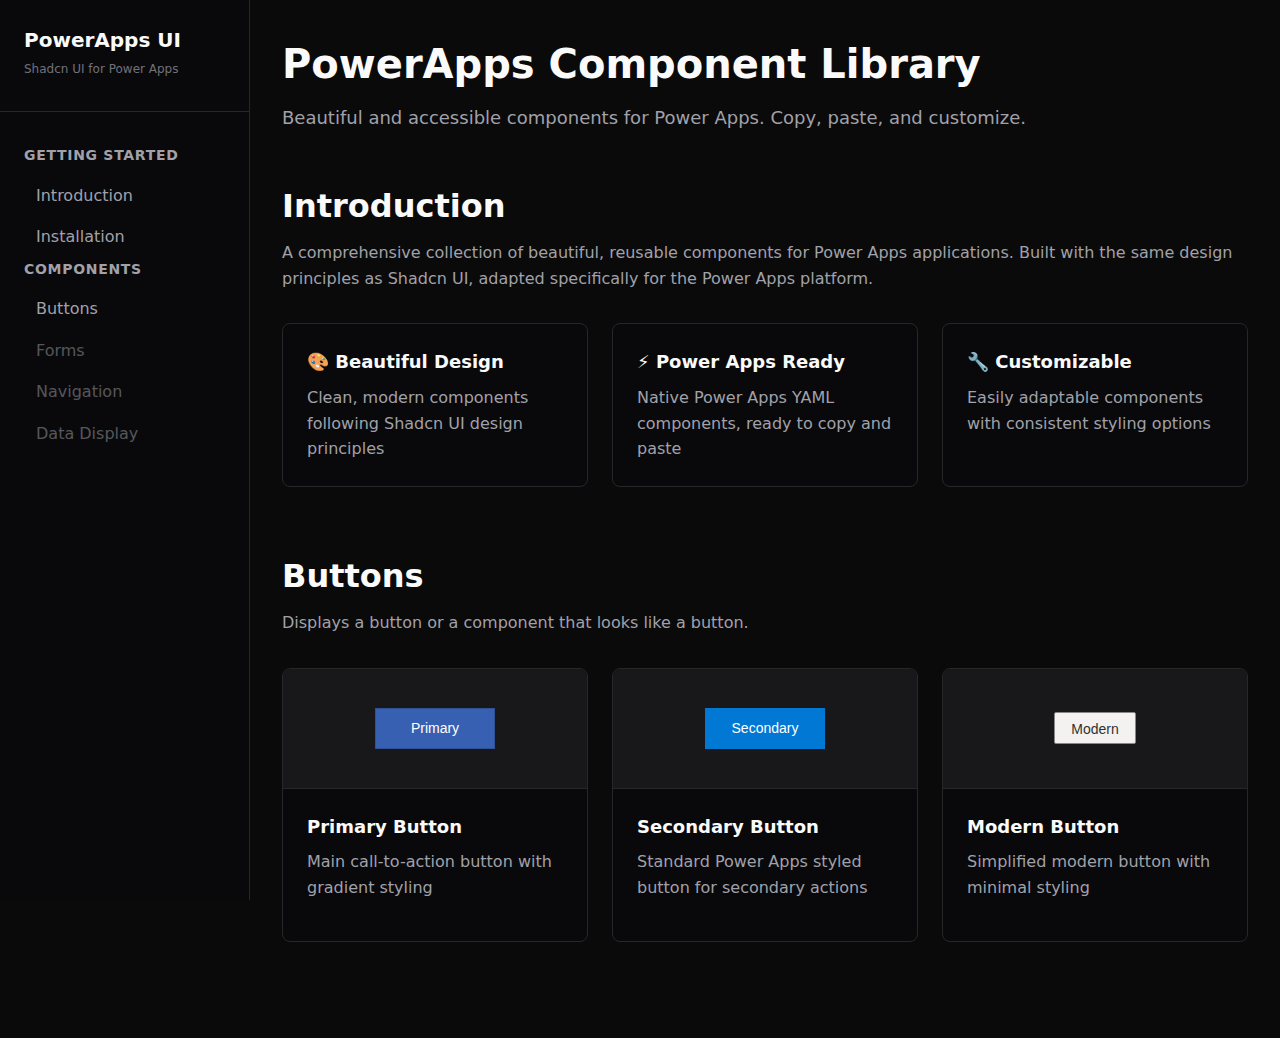
<file: index.html>
<!DOCTYPE html>
<html lang="en">
<head>
    <meta charset="UTF-8">
    <meta name="viewport" content="width=device-width, initial-scale=1.0">
    <title>PowerApps Component Library</title>
    <link rel="stylesheet" href="styles.css">
</head>
<body>
    <div class="layout">
        <nav class="sidebar">
            <div class="nav-header">
                <a href="/" class="logo">PowerApps UI</a>
                <p class="tagline">Shadcn UI for Power Apps</p>
            </div>
            <div class="nav-section">
                <h3>Getting Started</h3>
                <ul>
                    <li><a href="#introduction">Introduction</a></li>
                    <li><a href="#installation">Installation</a></li>
                </ul>
            </div>
            <div class="nav-section">
                <h3>Components</h3>
                <ul>
                    <li><a href="#buttons">Buttons</a></li>
                    <li><a href="#forms" class="disabled">Forms</a></li>
                    <li><a href="#navigation" class="disabled">Navigation</a></li>
                    <li><a href="#data-display" class="disabled">Data Display</a></li>
                </ul>
            </div>
        </nav>
        
        <main class="content">
            <div class="page-header">
                <h1>PowerApps Component Library</h1>
                <p>Beautiful and accessible components for Power Apps. Copy, paste, and customize.</p>
            </div>
            
            <section id="introduction" class="section">
                <h2>Introduction</h2>
                <p>A comprehensive collection of beautiful, reusable components for Power Apps applications. Built with the same design principles as Shadcn UI, adapted specifically for the Power Apps platform.</p>
                
                <div class="features-grid">
                    <div class="feature-card">
                        <h3>🎨 Beautiful Design</h3>
                        <p>Clean, modern components following Shadcn UI design principles</p>
                    </div>
                    <div class="feature-card">
                        <h3>⚡ Power Apps Ready</h3>
                        <p>Native Power Apps YAML components, ready to copy and paste</p>
                    </div>
                    <div class="feature-card">
                        <h3>🔧 Customizable</h3>
                        <p>Easily adaptable components with consistent styling options</p>
                    </div>
                </div>
            </section>
            
            <section id="buttons" class="section">
                <h2>Buttons</h2>
                <p>Displays a button or a component that looks like a button.</p>
                
                <div class="component-showcase">
                    <div class="component-item" onclick="toggleComponent('primary')">
                        <div class="component-preview">
                            <button class="btn btn-primary">Primary</button>
                        </div>
                        <div class="component-details">
                            <h4>Primary Button</h4>
                            <p>Main call-to-action button with gradient styling</p>
                        </div>
                    </div>
                    
                    <div class="component-item" onclick="toggleComponent('secondary')">
                        <div class="component-preview">
                            <button class="btn btn-secondary">Secondary</button>
                        </div>
                        <div class="component-details">
                            <h4>Secondary Button</h4>
                            <p>Standard Power Apps styled button for secondary actions</p>
                        </div>
                    </div>
                    
                    <div class="component-item" onclick="toggleComponent('modern')">
                        <div class="component-preview">
                            <button class="btn btn-modern">Modern</button>
                        </div>
                        <div class="component-details">
                            <h4>Modern Button</h4>
                            <p>Simplified modern button with minimal styling</p>
                        </div>
                    </div>
                </div>
                
                <!-- Component Details Modal -->
                <div id="component-modal" class="modal hidden">
                    <div class="modal-content">
                        <div class="modal-header">
                            <h3 id="modal-title">Component Details</h3>
                            <button class="modal-close" onclick="closeModal()">&times;</button>
                        </div>
                        <div class="modal-body">
                            <div class="tabs">
                                <button class="tab active" onclick="showTab('preview-tab')">Preview</button>
                                <button class="tab" onclick="showTab('code-tab')">Code</button>
                            </div>
                            <div id="preview-tab" class="tab-content active">
                                <div id="modal-preview" class="component-preview-large"></div>
                            </div>
                            <div id="code-tab" class="tab-content">
                                <div class="code-actions">
                                    <button class="action-btn" onclick="copyModalCode()">Copy YAML</button>
                                </div>
                                <div class="code-block">
                                    <pre id="modal-code"><code></code></pre>
                                </div>
                            </div>
                        </div>
                    </div>
                </div>
            </section>
        </main>
    </div>
    
    <script>
        const components = {
            primary: {
                title: 'Primary Button',
                preview: '<button class="btn btn-primary">Primary Button</button>',
                code: `- PrimaryButton:
    Control: Classic/Button@2.2.0
    Properties:
      BorderColor: =ColorFade(Self.Fill, -15%)
      Color: =RGBA(255, 255, 255, 1)
      DisabledBorderColor: =RGBA(166, 166, 166, 1)
      Fill: =RGBA(56, 96, 178, 1)
      Font: =Font.'Open Sans'
      Height: =41
      HoverBorderColor: =ColorFade(Self.BorderColor, 20%)
      HoverColor: =RGBA(255, 255, 255, 1)
      HoverFill: =ColorFade(RGBA(56, 96, 178, 1), -20%)
      PressedBorderColor: =Self.Fill
      PressedColor: =Self.Fill
      PressedFill: =Self.Color
      Text: "Button Text"
      Width: =200`
            },
            secondary: {
                title: 'Secondary Button',
                preview: '<button class="btn btn-secondary">Secondary Button</button>',
                code: `- SecondaryButton:
    Control: Classic/Button@2.2.0
    Properties:
      BorderColor: =RGBA(0, 0, 0, 0)
      BorderStyle: =BorderStyle.None
      Color: =RGBA(255, 255, 255, 1)
      DisabledBorderColor: =RGBA(0, 0, 0, 0)
      DisabledColor: =RGBA(161, 159, 157, 1)
      DisabledFill: =RGBA(242, 242, 241, 0)
      Fill: =RGBA(0, 120, 212, 1)
      Font: =Font.'Segoe UI'
      HoverBorderColor: =RGBA(0, 0, 0, 0)
      HoverColor: =RGBA(255, 255, 255, 1)
      HoverFill: =RGBA(16, 110, 190, 1)
      PressedBorderColor: =RGBA(0, 69, 120, 1)
      PressedColor: =RGBA(255, 255, 255, 1)
      PressedFill: =RGBA(16, 110, 190, 1)
      RadiusBottomLeft: =0
      RadiusBottomRight: =0
      RadiusTopLeft: =0
      RadiusTopRight: =0
      Text: "Button Text"`
            },
            modern: {
                title: 'Modern Button',
                preview: '<button class="btn btn-modern">Modern Button</button>',
                code: `- ModernButton:
    Control: Button@0.0.45
    Properties:
      AccessibleLabel: "Button description"
      Text: "Button Text"
      Width: =140`
            }
        };

        function toggleComponent(componentId) {
            const component = components[componentId];
            document.getElementById('modal-title').textContent = component.title;
            document.getElementById('modal-preview').innerHTML = component.preview;
            document.getElementById('modal-code').innerHTML = component.code;
            document.getElementById('component-modal').classList.remove('hidden');
        }

        function closeModal() {
            document.getElementById('component-modal').classList.add('hidden');
        }

        function showTab(tabId) {
            document.querySelectorAll('.tab-content').forEach(content => {
                content.classList.remove('active');
            });
            document.querySelectorAll('.tab').forEach(tab => {
                tab.classList.remove('active');
            });
            
            document.getElementById(tabId).classList.add('active');
            event.target.classList.add('active');
        }

        function copyModalCode() {
            const code = document.getElementById('modal-code').textContent;
            navigator.clipboard.writeText(code).then(() => {
                const btn = event.target;
                const originalText = btn.textContent;
                btn.textContent = 'Copied!';
                btn.style.background = '#22c55e';
                setTimeout(() => {
                    btn.textContent = originalText;
                    btn.style.background = '';
                }, 2000);
            });
        }

        function formatYamlCode(code) {
            return code.replace(/^(\s*)([^:\s]+):/gm, '$1<span class="yaml-key">$2:</span>')
                      .replace(/=([^"\n]+)/g, '<span class="yaml-value">=$1</span>')
                      .replace(/"([^"]+)"/g, '<span class="yaml-string">"$1"</span>');
        }

        function toggleComponent(componentId) {
            const component = components[componentId];
            document.getElementById('modal-title').textContent = component.title;
            document.getElementById('modal-preview').innerHTML = component.preview;
            document.getElementById('modal-code').innerHTML = formatYamlCode(component.code);
            document.getElementById('component-modal').classList.remove('hidden');
        }

        // Close modal when clicking outside
        document.getElementById('component-modal').addEventListener('click', function(e) {
            if (e.target === this) {
                closeModal();
            }
        });
    </script>
</body>
</html>
</file>
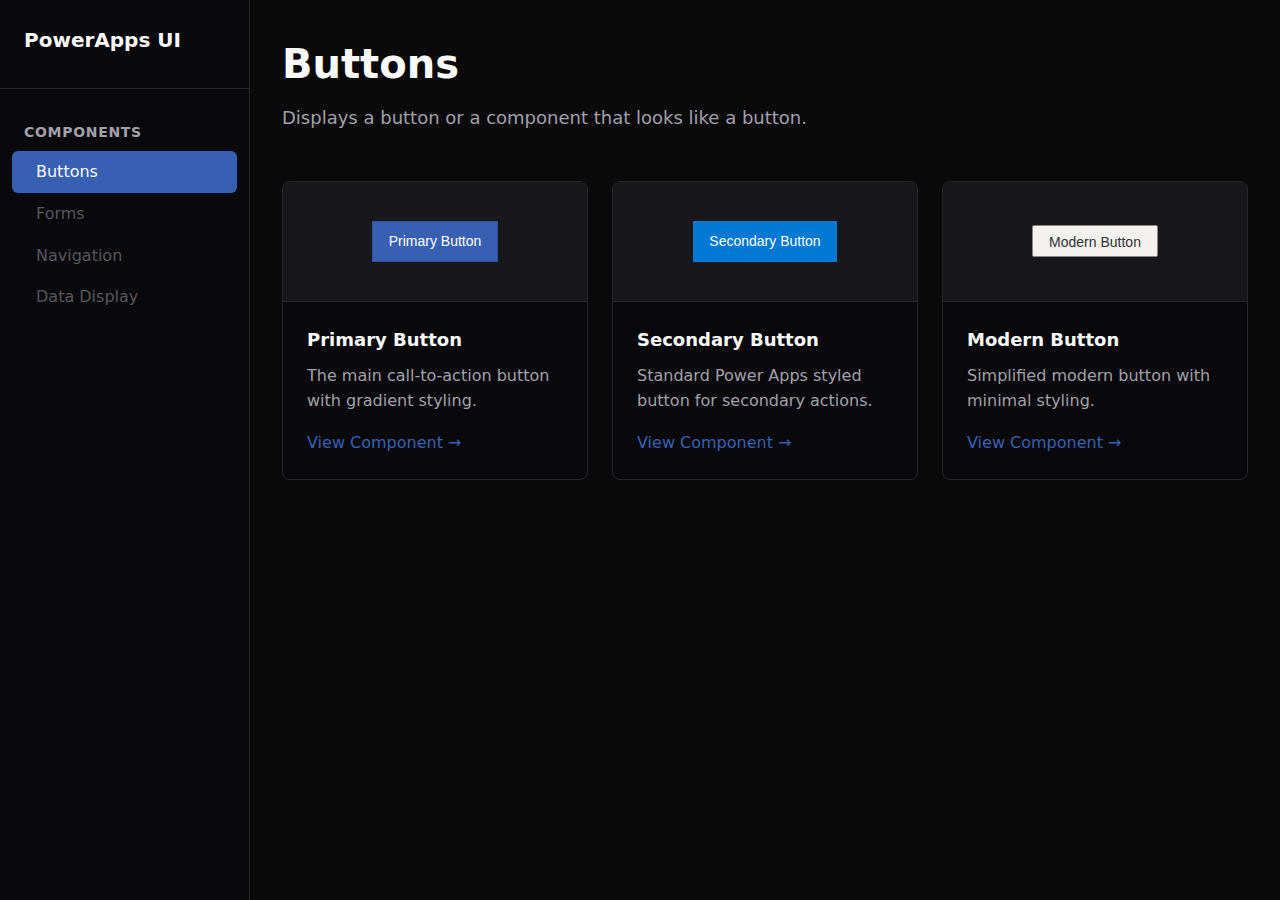
<file: components/buttons/index.html>
<!DOCTYPE html>
<html lang="en">
<head>
    <meta charset="UTF-8">
    <meta name="viewport" content="width=device-width, initial-scale=1.0">
    <title>Buttons - PowerApps Component Library</title>
    <link rel="stylesheet" href="../../styles.css">
</head>
<body>
    <div class="layout">
        <nav class="sidebar">
            <div class="nav-header">
                <a href="../../index.html" class="logo">PowerApps UI</a>
            </div>
            <div class="nav-section">
                <h3>Components</h3>
                <ul>
                    <li><a href="../buttons/" class="active">Buttons</a></li>
                    <li><a href="../forms/" class="disabled">Forms</a></li>
                    <li><a href="../navigation/" class="disabled">Navigation</a></li>
                    <li><a href="../data-display/" class="disabled">Data Display</a></li>
                </ul>
            </div>
        </nav>
        
        <main class="content">
            <div class="page-header">
                <h1>Buttons</h1>
                <p>Displays a button or a component that looks like a button.</p>
            </div>
            
            <div class="component-grid">
                <div class="component-card">
                    <div class="component-preview">
                        <button class="btn btn-primary">Primary Button</button>
                    </div>
                    <div class="component-info">
                        <h3>Primary Button</h3>
                        <p>The main call-to-action button with gradient styling.</p>
                        <a href="primary/" class="view-component">View Component →</a>
                    </div>
                </div>
                
                <div class="component-card">
                    <div class="component-preview">
                        <button class="btn btn-secondary">Secondary Button</button>
                    </div>
                    <div class="component-info">
                        <h3>Secondary Button</h3>
                        <p>Standard Power Apps styled button for secondary actions.</p>
                        <a href="secondary/" class="view-component">View Component →</a>
                    </div>
                </div>
                
                <div class="component-card">
                    <div class="component-preview">
                        <button class="btn btn-modern">Modern Button</button>
                    </div>
                    <div class="component-info">
                        <h3>Modern Button</h3>
                        <p>Simplified modern button with minimal styling.</p>
                        <a href="modern/" class="view-component">View Component →</a>
                    </div>
                </div>
            </div>
        </main>
    </div>
</body>
</html>
</file>
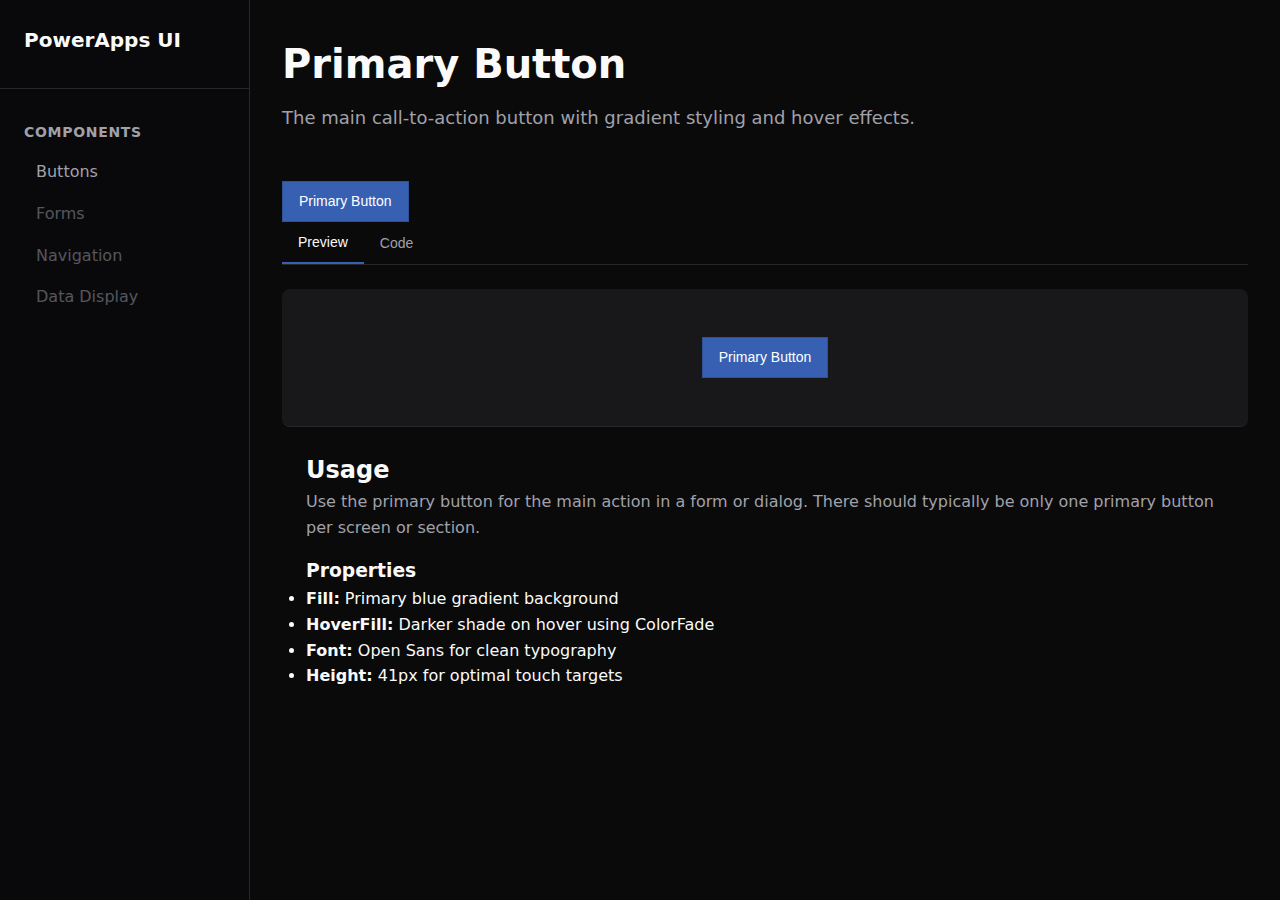
<file: components/buttons/primary/index.html>
<!DOCTYPE html>
<html lang="en">
<head>
    <meta charset="UTF-8">
    <meta name="viewport" content="width=device-width, initial-scale=1.0">
    <title>Primary Button - PowerApps Component Library</title>
    <link rel="stylesheet" href="../../../styles.css">
</head>
<body>
    <div class="layout">
        <nav class="sidebar">
            <div class="nav-header">
                <a href="../../../index.html" class="logo">PowerApps UI</a>
            </div>
            <div class="nav-section">
                <h3>Components</h3>
                <ul>
                    <li><a href="../../buttons/">Buttons</a></li>
                    <li><a href="../../forms/" class="disabled">Forms</a></li>
                    <li><a href="../../navigation/" class="disabled">Navigation</a></li>
                    <li><a href="../../data-display/" class="disabled">Data Display</a></li>
                </ul>
            </div>
        </nav>
        
        <main class="content">
            <div class="page-header">
                <h1>Primary Button</h1>
                <p>The main call-to-action button with gradient styling and hover effects.</p>
            </div>
            
            <div class="component-demo">
                <div class="demo-preview">
                    <button class="btn btn-primary">Primary Button</button>
                </div>
                
                <div class="tabs">
                    <button class="tab active" onclick="showTab('preview')">Preview</button>
                    <button class="tab" onclick="showTab('code')">Code</button>
                </div>
                
                <div id="preview" class="tab-content active">
                    <div class="component-preview" style="padding: 3rem; background: #18181b; border-radius: 0.5rem;">
                        <button class="btn btn-primary">Primary Button</button>
                    </div>
                </div>
                
                <div id="code" class="tab-content">
                    <div class="code-block">
                        <pre><code>- PrimaryButton:
    Control: Classic/Button@2.2.0
    Properties:
      BorderColor: =ColorFade(Self.Fill, -15%)
      Color: =RGBA(255, 255, 255, 1)
      DisabledBorderColor: =RGBA(166, 166, 166, 1)
      Fill: =RGBA(56, 96, 178, 1)
      Font: =Font.'Open Sans'
      Height: =41
      HoverBorderColor: =ColorFade(Self.BorderColor, 20%)
      HoverColor: =RGBA(255, 255, 255, 1)
      HoverFill: =ColorFade(RGBA(56, 96, 178, 1), -20%)
      PressedBorderColor: =Self.Fill
      PressedColor: =Self.Fill
      PressedFill: =Self.Color
      Text: ="Button Text"
      Width: =200</code></pre>
                    </div>
                </div>
            </div>
            
            <div class="component-details">
                <h2>Usage</h2>
                <p>Use the primary button for the main action in a form or dialog. There should typically be only one primary button per screen or section.</p>
                
                <h3>Properties</h3>
                <ul>
                    <li><strong>Fill:</strong> Primary blue gradient background</li>
                    <li><strong>HoverFill:</strong> Darker shade on hover using ColorFade</li>
                    <li><strong>Font:</strong> Open Sans for clean typography</li>
                    <li><strong>Height:</strong> 41px for optimal touch targets</li>
                </ul>
            </div>
        </main>
    </div>
    
    <script>
        function showTab(tabName) {
            // Hide all tab contents
            document.querySelectorAll('.tab-content').forEach(content => {
                content.classList.remove('active');
            });
            
            // Remove active class from all tabs
            document.querySelectorAll('.tab').forEach(tab => {
                tab.classList.remove('active');
            });
            
            // Show selected tab content
            document.getElementById(tabName).classList.add('active');
            
            // Add active class to clicked tab
            event.target.classList.add('active');
        }
    </script>
</body>
</html>
</file>
<file: styles.css>
* {
    margin: 0;
    padding: 0;
    box-sizing: border-box;
}

body {
    font-family: 'Segoe UI', system-ui, sans-serif;
    background: #0a0a0a;
    color: #fafafa;
    line-height: 1.6;
}

.layout {
    display: flex;
    min-height: 100vh;
}

.sidebar {
    width: 250px;
    background: #09090b;
    border-right: 1px solid #27272a;
    padding: 1.5rem 0;
    position: fixed;
    height: 100vh;
    overflow-y: auto;
}

.nav-header {
    padding: 0 1.5rem 2rem;
    border-bottom: 1px solid #27272a;
    margin-bottom: 2rem;
}

.logo {
    font-size: 1.25rem;
    font-weight: 600;
    color: #fafafa;
    text-decoration: none;
}

.nav-section h3 {
    padding: 0 1.5rem;
    font-size: 0.875rem;
    font-weight: 600;
    color: #a1a1aa;
    margin-bottom: 0.5rem;
    text-transform: uppercase;
    letter-spacing: 0.05em;
}

.nav-section ul {
    list-style: none;
}

.nav-section li a {
    display: block;
    padding: 0.5rem 1.5rem;
    color: #a1a1aa;
    text-decoration: none;
    transition: all 0.2s;
    border-radius: 0.375rem;
    margin: 0 0.75rem;
}

.nav-section li a:hover {
    color: #fafafa;
    background: #18181b;
}

.nav-section li a.active {
    color: #fafafa;
    background: #3860b2;
}

.nav-section li a.disabled {
    opacity: 0.5;
    cursor: not-allowed;
}

.nav-header .tagline {
    font-size: 0.75rem;
    color: #71717a;
    margin-top: 0.25rem;
}

.content {
    flex: 1;
    margin-left: 250px;
    padding: 2rem;
    max-width: calc(100vw - 250px);
}

.section {
    margin-bottom: 4rem;
}

.section h2 {
    font-size: 2rem;
    font-weight: 700;
    margin-bottom: 0.5rem;
}

.section > p {
    color: #a1a1aa;
    margin-bottom: 2rem;
}

.features-grid {
    display: grid;
    grid-template-columns: repeat(auto-fit, minmax(250px, 1fr));
    gap: 1.5rem;
    margin-top: 2rem;
}

.feature-card {
    background: #09090b;
    border: 1px solid #27272a;
    border-radius: 0.5rem;
    padding: 1.5rem;
}

.feature-card h3 {
    margin-bottom: 0.5rem;
    font-size: 1.125rem;
}

.feature-card p {
    color: #a1a1aa;
}

.component-showcase {
    display: grid;
    grid-template-columns: repeat(auto-fit, minmax(300px, 1fr));
    gap: 1.5rem;
}

.component-item {
    background: #09090b;
    border: 1px solid #27272a;
    border-radius: 0.5rem;
    overflow: hidden;
    transition: all 0.2s;
    cursor: pointer;
}

.component-item:hover {
    border-color: #3f3f46;
    transform: translateY(-2px);
}

.component-preview {
    padding: 3rem 2rem;
    background: #18181b;
    display: flex;
    align-items: center;
    justify-content: center;
    border-bottom: 1px solid #27272a;
    min-height: 120px;
    position: relative;
}

.component-badge {
    position: absolute;
    top: 0.5rem;
    right: 0.5rem;
    background: #3860b2;
    color: white;
    padding: 0.25rem 0.5rem;
    border-radius: 0.25rem;
    font-size: 0.75rem;
    font-weight: 500;
}

.component-badge.new {
    background: #22c55e;
}

.component-badge.pro {
    background: #f59e0b;
}

.component-details {
    padding: 1.5rem;
}

.component-details h4 {
    font-size: 1.125rem;
    font-weight: 600;
    margin-bottom: 0.5rem;
}

.component-details p {
    color: #a1a1aa;
    margin-bottom: 1rem;
}

.component-actions {
    display: flex;
    gap: 0.5rem;
    margin-bottom: 1rem;
}

.action-btn {
    padding: 0.5rem 1rem;
    background: #18181b;
    border: 1px solid #27272a;
    color: #fafafa;
    border-radius: 0.375rem;
    cursor: pointer;
    font-size: 0.875rem;
    transition: all 0.2s;
}

.action-btn:hover {
    background: #27272a;
}

.code-block {
    background: #0a0a0a;
    border: 1px solid #27272a;
    border-radius: 0.375rem;
    padding: 1rem;
    margin-top: 1rem;
}

.code-block.hidden {
    display: none;
}

.code-block pre {
    color: #fafafa;
    font-family: 'Consolas', 'Monaco', monospace;
    font-size: 0.875rem;
    line-height: 1.5;
    overflow-x: auto;
}

/* Modal Styles */
.modal {
    position: fixed;
    top: 0;
    left: 0;
    width: 100%;
    height: 100%;
    background: rgba(0, 0, 0, 0.8);
    display: flex;
    align-items: center;
    justify-content: center;
    z-index: 1000;
}

.modal.hidden {
    display: none;
}

.modal-content {
    background: #09090b;
    border: 1px solid #27272a;
    border-radius: 0.5rem;
    width: 90%;
    max-width: 800px;
    max-height: 90vh;
    overflow-y: auto;
}

.modal-header {
    display: flex;
    justify-content: space-between;
    align-items: center;
    padding: 1.5rem;
    border-bottom: 1px solid #27272a;
}

.modal-header h3 {
    font-size: 1.25rem;
    font-weight: 600;
}

.modal-close {
    background: none;
    border: none;
    color: #a1a1aa;
    font-size: 1.5rem;
    cursor: pointer;
    padding: 0;
    width: 2rem;
    height: 2rem;
    display: flex;
    align-items: center;
    justify-content: center;
}

.modal-close:hover {
    color: #fafafa;
}

.modal-body {
    padding: 1.5rem;
}

.component-preview-large {
    padding: 4rem 2rem;
    background: #18181b;
    border-radius: 0.5rem;
    display: flex;
    align-items: center;
    justify-content: center;
    margin-bottom: 1rem;
}

.code-actions {
    display: flex;
    gap: 0.5rem;
    margin-bottom: 1rem;
}

/* YAML Syntax Highlighting */
.yaml-key {
    color: #7dd3fc;
}

.yaml-string {
    color: #86efac;
}

.yaml-value {
    color: #fbbf24;
}

.yaml-comment {
    color: #6b7280;
    font-style: italic;
}

.yaml-operator {
    color: #f472b6;
}

.page-header {
    margin-bottom: 3rem;
}

.page-header h1 {
    font-size: 2.5rem;
    font-weight: 700;
    margin-bottom: 0.5rem;
}

.page-header p {
    font-size: 1.125rem;
    color: #a1a1aa;
}

.component-grid {
    display: grid;
    grid-template-columns: repeat(auto-fit, minmax(300px, 1fr));
    gap: 1.5rem;
}

.component-card {
    background: #09090b;
    border: 1px solid #27272a;
    border-radius: 0.5rem;
    overflow: hidden;
    transition: all 0.2s;
}

.component-card:hover {
    border-color: #3f3f46;
}

.component-preview {
    padding: 2rem;
    background: #18181b;
    display: flex;
    align-items: center;
    justify-content: center;
    min-height: 120px;
}

.component-info {
    padding: 1.5rem;
}

.component-info h3 {
    font-size: 1.125rem;
    font-weight: 600;
    margin-bottom: 0.5rem;
}

.component-info p {
    color: #a1a1aa;
    margin-bottom: 1rem;
}

.view-component {
    color: #3860b2;
    text-decoration: none;
    font-weight: 500;
    transition: color 0.2s;
}

.view-component:hover {
    color: #4f7bd4;
}

/* Button Styles for Preview - Matching Power Apps */
.btn {
    padding: 8px 16px;
    border: 1px solid;
    font-family: 'Open Sans', 'Segoe UI', sans-serif;
    font-size: 14px;
    font-weight: 500;
    cursor: pointer;
    transition: all 0.2s;
    height: 41px;
    min-width: 120px;
}

.btn-primary {
    background: rgb(56, 96, 178);
    color: rgb(255, 255, 255);
    border-color: rgb(47, 82, 151);
    font-family: 'Open Sans', sans-serif;
}

.btn-primary:hover {
    background: rgb(45, 77, 143);
    border-color: rgb(57, 97, 164);
}

.btn-secondary {
    background: rgb(0, 120, 212);
    color: rgb(255, 255, 255);
    border: none;
    border-radius: 0;
    font-family: 'Segoe UI', sans-serif;
}

.btn-secondary:hover {
    background: rgb(16, 110, 190);
}

.btn-modern {
    background: #f3f2f1;
    color: #323130;
    border: 1px solid #8a8886;
    border-radius: 2px;
    font-family: 'Segoe UI', sans-serif;
    font-size: 14px;
    height: 32px;
    min-width: 80px;
}

.btn-modern:hover {
    background: #edebe9;
    border-color: #323130;
}

.tabs {
    display: flex;
    border-bottom: 1px solid #27272a;
    margin-bottom: 1.5rem;
}

.tab {
    padding: 0.75rem 1rem;
    background: none;
    border: none;
    color: #a1a1aa;
    cursor: pointer;
    font-size: 0.875rem;
    transition: color 0.2s;
}

.tab.active {
    color: #fafafa;
    border-bottom: 2px solid #3860b2;
}

.tab-content {
    display: none;
}

.tab-content.active {
    display: block;
}

.code-block {
    background: #09090b;
    border: 1px solid #27272a;
    border-radius: 0.5rem;
    padding: 1rem;
    overflow-x: auto;
}

.code-block pre {
    color: #fafafa;
    font-family: 'Consolas', 'Monaco', monospace;
    font-size: 0.875rem;
    line-height: 1.5;
}
</file>
